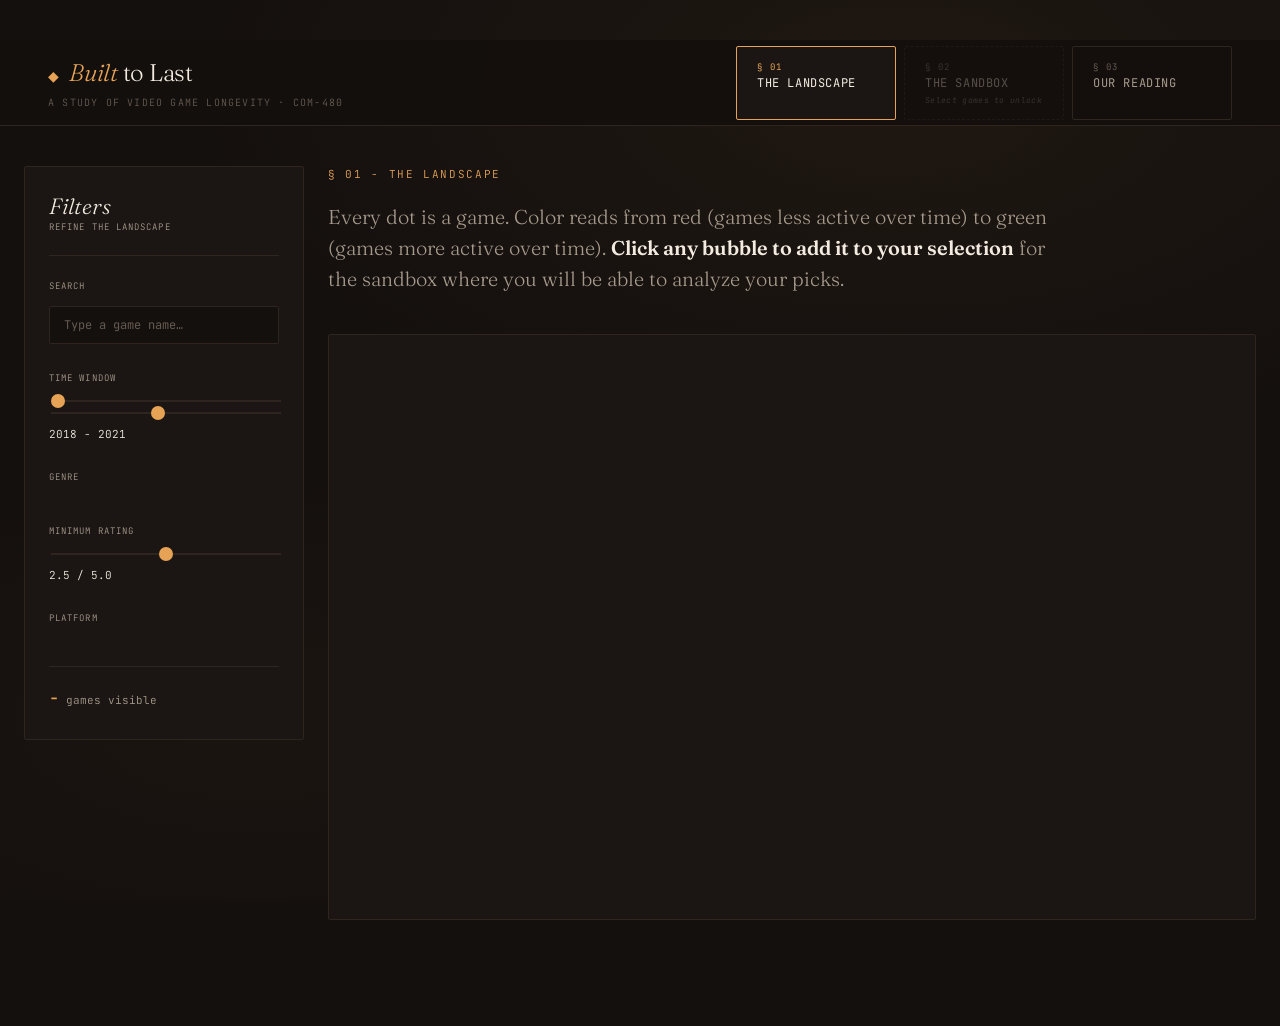
<file: website/index.html>
<!DOCTYPE html>
<html lang="en">
<head>
<meta charset="UTF-8">
<meta name="viewport" content="width=device-width, initial-scale=1.0">
<title>Built to Last</title>
<link href="https://fonts.googleapis.com/css2?family=Fraunces:ital,opsz,wght@0,9..144,300;0,9..144,400;0,9..144,600;0,9..144,800;1,9..144,400&family=JetBrains+Mono:wght@400;500&display=swap" rel="stylesheet">
<link rel="icon" type="image/x-icon" href="assets/img/favicon.ico">
<link rel="stylesheet" href="assets/css/style.css">
</head>
<body>

<!-- Persistent Topbar -->
<header class="topbar">
  <div class="topbar-left">
    <div class="brand">
      <span class="brand-mark">◆</span>
      <span class="brand-name"><em>Built</em> to Last</span>
    </div>
    <div class="brand-sub">A study of video game longevity · COM-480</div>
  </div>
  <nav class="topbar-nav">
    <button class="nav-item active" data-view="main">
      <span class="nav-num">§ 01</span>
      <span class="nav-label">The Landscape</span>
    </button>
    <button class="nav-item disabled" data-view="sandbox" id="nav-sandbox">
      <span class="nav-num">§ 02</span>
      <span class="nav-label">The Sandbox</span>
      <span class="nav-hint">Select games to unlock</span>
    </button>
    <button class="nav-item" data-view="analysis">
      <span class="nav-num">§ 03</span>
      <span class="nav-label">Our Reading</span>
    </button>
  </nav>
</header>

<!-- View 1: Main Visualization -->
<main class="view view-main active" id="view-main">
  <aside class="controls">
    <div class="control-header">
      <div class="control-title">Filters</div>
      <div class="control-sub">refine the landscape</div>
    </div>

    <div class="control-group search-group">
      <label class="control-label">Search</label>
      <div class="search-wrap">
        <input type="text" class="search-input" placeholder="Type a game name…" autocomplete="off">
        <button class="search-clear hidden" aria-label="Clear search" type="button">×</button>
        <div class="search-results hidden"></div>
      </div>
    </div>

    <div class="control-group">
      <label class="control-label">Time window</label>
      <div class="slider-wrap">
        <input type="range" id="time-slider-start" min="2012" max="2024" value="2012" step="1">
        <input type="range" id="time-slider-end" min="2012" max="2025" value="2018" step="1">
        <div class="slider-values">
          <span id="time-start">2018</span> - <span id="time-end">2021</span>
        </div>
      </div>
    </div>

    <div class="control-group">
      <label class="control-label">Genre</label>
      <div class="chip-group" id="genre-filters"></div>
    </div>

    <div class="control-group">
      <label class="control-label">Minimum rating</label>
      <div class="slider-wrap">
        <input type="range" id="rating-slider" min="0" max="5" step="0.1" value="2.5">
        <div class="slider-values">
          <span id="rating-value">2.5</span> / 5.0
        </div>
      </div>
    </div>

    <div class="control-group">
      <label class="control-label">Platform</label>
      <div class="chip-group" id="platform-filters"></div>
    </div>

    <div class="control-footer">
      <span id="visible-count">-</span> <span class="dim">games visible</span>
    </div>
  </aside>

  <section class="chart-section">
    <div class="view-header">
      <div class="view-number">§ 01 - The Landscape</div>
      <p class="view-intro">
        Every dot is a game. Color reads from red (games less active over time) to green (games more active over time).
        <strong>Click any bubble to add it to your selection</strong> for the sandbox where you will be able to analyze your picks.
      </p>
    </div>

    <div class="chart-wrap">
      <svg id="main-chart"></svg>
    </div>
  </section>
</main>

<!-- View 2: Sandbox -->
<main class="view view-sandbox" id="view-sandbox">
  <div class="view-container">
    <div class="view-header">
      <div class="view-number">§ 02 - The Sandbox</div>
      <p class="view-intro">
        Visalize your selected games using any pair of dimensions using the dropdown menus below.
      </p>
    </div>

    <div class="sandbox-panel">
      <div class="control-group search-group">
        <label class="control-label">Search</label>
        <div class="search-wrap">
          <input type="text" class="search-input" placeholder="Type a game name…" autocomplete="off">
          <button class="search-clear hidden" aria-label="Clear search" type="button">×</button>
          <div class="search-results hidden"></div>
        </div>
      </div>

      <div class="sandbox-axes">
        <div class="axis-picker">
          <label>X-axis</label>
          <select id="sandbox-x">
            <option value="completion_rate">Completion rate</option>
            <option value="alive_ratio">Alive ratio</option>
            <option value="drop_rate">Drop rate</option>
            <option value="rating">Rating</option>
            <option value="metacritic">Metacritic</option>
            <option value="year">Release year</option>
            <option value="price">Price (USD)</option>
            <option value="avg_players">Avg. players</option>
            <option value="peak_players">Peak players</option>
            <option value="current_players">Current players</option>
            <option value="reddit_count">Reddit posts</option>
            <option value="engagement_total">Total engagement</option>
            <option value="ratings_count"># of ratings</option>
          </select>
        </div>
        <div class="axis-picker">
          <label>Y-axis</label>
          <select id="sandbox-y">
            <option value="alive_ratio">Alive ratio</option>
            <option value="completion_rate">Completion rate</option>
            <option value="drop_rate">Drop rate</option>
            <option value="rating">Rating</option>
            <option value="metacritic">Metacritic</option>
            <option value="year">Release year</option>
            <option value="price">Price (USD)</option>
            <option value="avg_players">Avg. players</option>
            <option value="peak_players">Peak players</option>
            <option value="current_players">Current players</option>
            <option value="reddit_count">Reddit posts</option>
            <option value="engagement_total">Total engagement</option>
            <option value="ratings_count"># of ratings</option>
          </select>
        </div>
        <div class="axis-picker">
          <label>Color by</label>
          <select id="sandbox-color">
            <option value="genre">Primary genre</option>
            <option value="alive_ratio">Alive ratio</option>
            <option value="year">Release year</option>
          </select>
        </div>
      </div>

      <div class="sandbox-descriptions">
        <div class="metric-desc" id="desc-x">
          <div class="desc-label" id="desc-x-label">X-axis selected</div>
          <div class="desc-body" id="desc-x-body"></div>
        </div>
        <div class="metric-desc" id="desc-y">
          <div class="desc-label" id="desc-y-label">Y-axis selected</div>
          <div class="desc-body" id="desc-y-body"></div>
        </div>
        <div class="metric-desc" id="desc-color">
          <div class="desc-label" id="desc-color-label">Color by selected</div>
          <div class="desc-body" id="desc-color-body"></div>
        </div>
      </div>

      <div class="sandbox-chart-wrap">
        <svg id="sandbox-chart"></svg>
        <div class="sandbox-empty" id="sandbox-empty">
          <div class="empty-icon">◐</div>
          <div>No games in your selection yet.</div>
          <div class="dim">Head back to the landscape and click a few bubbles.</div>
        </div>
      </div>

      <div class="sandbox-selection-list">
        <div class="selection-header">
          <span id="selection-count">0</span> <span class="dim">games in your selection</span>
          <button class="btn-ghost" id="clear-selection">Clear all</button>
        </div>
        <div class="selection-chips" id="selection-chips"></div>
      </div>

      <div class="sandbox-timeseries">
        <div class="ts-header">
          <div class="ts-title">Player history</div>
          <div class="ts-sub">monthly average players · log scale</div>
        </div>
        <div class="ts-chart-wrap">
          <svg id="sandbox-ts"></svg>
          <div class="ts-empty" id="ts-empty">
            <div class="dim">Select games to see how their player bases evolved.</div>
          </div>
        </div>
      </div>
    </div>

    <div class="view-footer">
      <button class="btn-back" data-view="main">Back to the landscape</button>
      <span class="dim">or</span>
      <button class="btn-text" data-view="analysis">Read our analysis</button>
    </div>
  </div>
</main>



<!-- View 3: Our Reading - Static Analysis -->
<main class="view view-analysis" id="view-analysis">
  <div class="view-container">

    <div class="view-header">
      <div class="view-number">§ 03 - Our Reading</div>
      <p class="view-intro">
        Thirteen findings. One thesis: most games die fast, but the ones that survive share a handful of measurable traits.
        <strong>Every chart below is computed live from the dataset.</strong>
      </p>
    </div>

    <!-- ACT 01: The Graveyard -->
    <section class="story-act act-hero" data-act="1">
      <div class="story-prose">
        <div class="act-label">§ 01</div>
        <h2 class="act-title">The Graveyard</h2>
        <p class="story-lead">Most games are already dead.</p>
        <p>We tracked <span id="act1-prose-total">-</span> titles on Steam: their player histories, their community scores, their stories. Most fade within months. A few never do. We wanted to understand why.</p>
        <p class="story-thesis">The median game holds onto just <span id="act1-prose-median">-</span> of its peak relevance. Three quarters never cross <span id="act1-prose-p75">-</span>. The rest stopped showing up.</p>
        <div class="hero-stat-group" id="act1-stats">
          <div class="hero-stat">
            <div class="hero-num" id="act1-total">-</div>
            <div class="hero-label">games tracked</div>
          </div>
          <div class="hero-stat">
            <div class="hero-num" id="act1-median">-</div>
            <div class="hero-label">median active player ratio</div>
          </div>
          <div class="hero-stat">
            <div class="hero-num" id="act1-alive">-</div>
            <div class="hero-label">immortal games</div>
          </div>
        </div>
      </div>
      <div class="story-chart-wrap">
        <div class="story-chart"><svg id="act1-chart"></svg></div>
        <p class="story-caption">Distribution of alive ratio across all tracked games. Log scale on y-axis.</p>
        <div class="story-guide" id="act1-guide">
          <div class="guide-eyebrow">Try this</div>
          <p class="guide-instruction">Drag a band across the right half of the histogram (alive ratio &gt; 50%).</p>
          <p class="guide-expected">Only <span id="act1-immortal-count">-</span> games, barely <span id="act1-immortal-pct">-</span>, survive that threshold. The entire "still alive" population fits in a sliver of the distribution.</p>
        </div>
      </div>
    </section>

    <!-- ACT 03: Time is not the verdict -->
    <section class="story-act" data-act="2">
      <div class="story-prose">
        <div class="act-label">§ 02</div>
        <h2 class="act-title">Time is not the verdict</h2>
        <p class="story-lead">Old games can be alive. New games can be dead.</p>
        <p>If decay were just entropy, every 2012 release would be a ghost. The scatter refuses that story. Survival spreads across every release year: age is a weak excuse for dying.</p>
        <p class="story-thesis">Release year explains almost none of the variance in alive ratio. Something structural separates survivors from the rest.</p>
      </div>
      <div class="story-chart-wrap">
        <div class="story-chart"><svg id="act2-chart"></svg></div>
        <div class="act-chips" id="act2-chips">
          <button class="act-chip active" data-filter="all">All</button>
          <button class="act-chip" data-filter="aaa">AAA only</button>
        </div>
        <p class="story-caption">Each dot is a game. Y = alive ratio. Size = sqrt(peak players). Color = alive ratio.</p>
        <div class="story-guide" id="act2-guide">
          <div class="guide-eyebrow">Try this</div>
          <p class="guide-instruction">Switch to "AAA only" to restrict to titles that mattered at launch.</p>
          <p class="guide-expected">The rolling median stays nearly flat across cohorts. Age is not destiny, even for the biggest releases.</p>
        </div>
      </div>
    </section>

    <!-- ACT 03: Three populations, not one -->
    <section class="story-act" data-act="3">
      <div class="story-prose">
        <div class="act-label">§ 03</div>
        <h2 class="act-title">Three populations, not one</h2>
        <p class="story-lead">The distribution splits cleanly by design intent, and the metric measures different things in each.</p>
        <p>For pure-online games, we measure temporal persistence: the fraction of months the game maintained at least 20% of its peak player base, weighted by peak size. Most cluster near zero, they lose their audience within months of launch.</p>
        <p>For story games, we measure completion success at scale: the share of engaged users who reached a positive outcome (still playing or completed), weighted by audience size. The distribution spreads further right because finishing a game leaves a different trace than dying servers do.</p>
        <p>Hybrid games blend both, leaning toward the multiplayer side.</p>
        <p class="story-thesis">The metric measures different things per type. That's the point: a multiplayer game survives by holding a live community; a story game survives by being finished, recommended, and remembered. Two definitions of "alive" for two regimes of play.</p>
      </div>
      <div class="story-chart-wrap">
        <div class="story-chart"><svg id="act3-chart"></svg></div>
        <p class="story-caption">Distribution of alive ratio by game type. Story measures RAWG engagement; pure online measures Steam player longevity. Different metrics, different shapes, same insight: design intent structures how games age.</p>
      </div>
    </section>


    <!-- ACT 04: Three patterns, not a hierarchy -->
    <section class="story-act" data-act="4">
      <div class="story-prose">
        <div class="act-label">§ 04</div>
        <h2 class="act-title">Three patterns, not a hierarchy</h2>
        <p class="story-lead">Pure-online games have the longest reach upward, but most cluster near the floor with everyone else.</p>
        <p>Sort by game type and the shape becomes visible. All three distributions are bottom-heavy: most games die. But the top tail differs. Pure-online produces the rare blockbusters that climb above 70%. Story games top out lower but maintain a denser mid-range. Hybrids inherit a bit of both.</p>
        <p class="story-thesis">Design intent doesn't predict success, it shapes how a game ages. A multiplayer game that survives can reach extraordinary heights; a story game that survives lives more modestly but more reliably. Two definitions of "alive" produce two shapes.</p>
      </div>
      <div class="story-chart-wrap" style="position:relative">
        <div class="story-chart"><svg id="act4-chart"></svg></div>
        <p class="story-caption">Beeswarm by game type. Y = alive ratio. Color = archetype. Click any dot to add to selection.</p>
        <div class="story-guide" id="act4-guide">
          <div class="guide-eyebrow">Try this</div>
          <p class="guide-instruction">Hover the highest dot in the "story" column.</p>
          <p class="guide-expected">Even the story outliers carry sandbox or co-op tags. The exceptions prove the rule.</p>
        </div>
      </div>
    </section>

    <!-- ACT 05: Genre is a costume -->
    <section class="story-act" data-act="5">
      <div class="story-prose">
        <div class="act-label">§ 05</div>
        <h2 class="act-title">Genre is a costume</h2>
        <p class="story-lead">Nominal genre labels barely predict survival.</p>
        <p>Group by top-level genre and the median alive ratio barely moves. Action, RPG, Strategy, the labels map loosely to what players actually do. The signal hides one layer deeper.</p>
        <p class="story-thesis">Genre is what's on the box. Survival is what's in the loop, the behavioral tag DNA underneath the marketing label.</p>
      </div>
      <div class="story-chart-wrap">
        <div class="story-chart"><svg id="act5-chart"></svg></div>
        <p class="story-caption">Median alive ratio by genre with p25-p90 whiskers. Dashed line = global median. Genre is what's on the box.</p>
      </div>
    </section>

    <!-- ACT 06: Loved is alive -->
    <section class="story-act" data-act="6">
      <div class="story-prose">
        <div class="act-label">§ 06</div>
        <h2 class="act-title">Loved is alive</h2>
        <p class="story-lead">Community love is the strongest predictor of survival we found.</p>
        <p>Of the <span id="act6-loved-total">-</span> well-rated games (RAWG rating ≥ 3.5), <span id="act6-loved-alive">-</span> are still meaningfully alive today: <span id="act6-loved-pct">-</span>. Players who love a game tend to stick around, return, or recommend it. The correlation isn't perfect, but it's stronger than any other signal in this dataset.</p>
        <p class="story-thesis">Still, the beloved aren't all eternal. <span id="act6-beloved-buried">-</span> well-rated single-player titles have moved past the moment of active play, finished, archived, and remembered. Their love endures even when their lobbies don't.</p>
      </div>
      <div class="story-chart-wrap" style="position:relative">
        <div class="story-chart"><svg id="act6-chart"></svg></div>
        <div class="cohort-panel hidden" id="act6-panel">
          <div class="cohort-panel-title" id="act6-panel-title">Top games in quadrant</div>
          <div id="act6-panel-list"></div>
        </div>
        <p class="story-caption">Rating (RAWG 0-5) × alive ratio. Click a quadrant to drill into its top games.</p>
        <div class="story-guide" id="act6-guide">
          <div class="guide-eyebrow">Try this</div>
          <p class="guide-instruction">Click the bottom-right quadrant, high rating, low alive ratio.</p>
          <p class="guide-expected">A long list of well-reviewed titles that most players completed and left. Quality earns admiration; it doesn't guarantee staying.</p>
        </div>
      </div>
    </section>

    <!-- ACT 07: Two paths to longevity -->
    <section class="story-act" data-act="7">
  <div class="story-prose">
    <div class="act-label">§ 07</div>
    <h2 class="act-title">The slope after the peak</h2>
    <p class="story-lead">Some games explode at launch. Others take years to find their audience. The difference shows up in who survives.</p>
    <p>The left chart tells a retention story: games close to the diagonal kept their players. The right chart asks how they got there: fast or slow. Big launches cluster near zero months to peak. But months to peak alone predicts little: the path to the top matters less than what you build once you get there. </p>
    <p class="story-thesis">Most games peak the day they launch, but when you peak says nothing about how long you last.</p>
  </div>
  <div class="story-chart-wrap">
    <div class="act-multiples" id="act7-multiples" style="grid-template-columns:repeat(2,1fr)"></div>
    <p class="story-caption">Left: peak × current players (log-log); diagonal = perfect retention. Right: peak × months from release to peak, colored by alive ratio. Big launches cluster near zero.</p>
  </div>
</section>

    <!-- ACT 08: Release month is a rounding error -->
    <section class="story-act" data-act="8">
      <div class="story-prose">
        <div class="act-label">§ 08</div>
        <h2 class="act-title">Release month is a rounding error</h2>
        <p class="story-lead">November launches peak higher. The surviving share is the same.</p>
        <p>Q4 launches outperform in absolute player numbers at launch, the holiday window is real. Six years later, the retention percentage is indistinguishable. The calendar matters to marketing, not to memory.</p>
        <p class="story-thesis">Timing the launch is a launch-week optimization. It does not change the structural question of whether the game has a reason to persist.</p>
      </div>
      <div class="story-chart-wrap">
        <div class="story-chart"><svg id="act8-chart"></svg></div>
        <div class="act-chips" id="act8-chips">
          <button class="act-chip active" data-filter="all">All</button>
          <button class="act-chip" data-filter="aaa">AAA only</button>
        </div>
        <p class="story-caption">Radial bars: outer ring = median peak players (log), inner ring = median alive ratio. One ring swings, the other stays flat.</p>
        <div class="story-guide" id="act8-guide">
          <div class="guide-eyebrow">Try this</div>
          <p class="guide-instruction">Hover November, then hover March.</p>
          <p class="guide-expected">The outer ring (peak) varies across months. The inner ring (alive ratio) stays flat. The calendar is a marketing concern.</p>
        </div>
      </div>
    </section>

    <!-- ACT 09: The DNA of immortality -->
    <section class="story-act" data-act="9">
      <div class="story-prose">
        <div class="act-label">§ 09</div>
        <h2 class="act-title">The DNA of immortality</h2>
        <p class="story-lead">Not all tags are equal. Immortal games cluster around one idea: systems that never resolve.</p>
        <p>Moddable, MOBA, MMORPG, Open World aren't genres, they're architectures for infinite play. Story Rich and Singleplayer, by contrast, skew toward the graveyard, not because they're worse games, but because they end.</p>
        <p class="story-thesis">Immortal games are endless worlds, mortal games are just stories.</p>
      </div>
      <div class="story-chart-wrap">
        <div class="sort-chips" id="act9-sort-chips">
          <button class="sort-chip active" data-sort="lift">Lift</button>
          <button class="sort-chip" data-sort="immortal">Immortal Frequency</button>
          <button class="sort-chip" data-sort="mortal">Mortal Frequency</button>
          <button class="sort-chip" data-sort="alpha">A-Z</button>
        </div>
        <div class="story-chart"><svg id="act9-chart"></svg></div>
        <p class="story-caption">Log-ratio P(tag|immortal) / P(tag|mortal). Green = immortal-leaning, red = graveyard-leaning.</p>
        <div class="story-guide" id="act9-guide">
          <div class="guide-eyebrow">Try this</div>
          <p class="guide-instruction">Sort by Immortal frequency, which tags appear most often in games that lasted.</p>
          <p class="guide-expected">The architecture of survival emerges: Open World, Sandbox, Survival. This are structural commitments to endless play.</p>
        </div>
      </div>
    </section>

    <!-- ACT 10: Attention is oxygen -->
    <section class="story-act" data-act="10">
      <div class="story-prose">
        <div class="act-label">§ 10</div>
        <h2 class="act-title">The hum of the community</h2>
        <p class="story-lead">Living games keep generating Reddit threads. Dying ones go quieter, but the numbers tell a messier story.</p>
        <p>Reddit post count should be a clean proxy for organic community discussion: no algorithm, no marketing spend, just players who care enough to post. And the correlation with alive ratio is positive, but weak. Reddit communities outlive the games themselves: r/Skyrim keeps posting long after the Steam numbers have faded. A dead game can carry a loud subreddit. A thriving one can have almost none.</p>
        <p class="story-thesis">Social noise and player retention don't always speak the same language.</p>
        <div class="hero-stat-group" id="act10-stats" style="margin-top:20px">
          <div class="hero-stat">
            <div class="hero-num" id="act10-r">-</div>
            <div class="hero-label">Pearson r (Reddit count vs alive ratio)</div>
          </div>
        </div>
      </div>
      <div class="story-chart-wrap">
        <div class="story-chart"><svg id="act10-chart"></svg></div>
        <p class="story-caption">Reddit post count × alive ratio (log-log). Color = archetype. The cloud is wide: many dead games still carry a large Reddit footprint from their past.</p>
      </div>
    </section>

    <!-- ACT 11: The shape of a survivor -->
    <section class="story-act" data-act="11">
      <div class="story-prose">
        <div class="act-label">§ 11</div>
        <h2 class="act-title">The shape of a survivor</h2>
        <p class="story-lead">Five trajectories. One plateau, four descents, and one revealing overlap.</p>
        <p>Normalized to their players at sixth month after release, Immortal games hold the line: a plateau that oscillates between 90 and 120% for years, never breaking. Every other category slips below the cliff. AAA and slow-burn titles erode steadily to 55-70% after six years. But the most telling comparison is between Fading AAA and Mid: their curves trace nearly the same path. A failed AAA does not fail gently, it decays like a mid-tier game. Budget and marketing buy a louder launch, not a longer life.</p>
        <p class="story-thesis">The curve is the verdict: a plateau means the game found its audience, a cliff means it never did, no matter the launch.</p>
      </div>
      <div class="story-chart-wrap">
        <div class="story-chart"><svg id="act11-chart"></svg></div>
        <div class="act-chips" id="act11-chips">
          <button class="act-chip active" data-arch="immortal">Immortal</button>
          <button class="act-chip" data-arch="aaa">AAA</button>
          <button class="act-chip" data-arch="fading_aaa">Fading AAA</button>
          <button class="act-chip" data-arch="slow_burn">Slow burn</button>
          <button class="act-chip" data-arch="mid">Mid</button>
        </div>
        <p class="story-caption">Median player count / month-6 baseline (months since release). Decay curves from 2013-onward games with ≥6 months data.</p>
        <div class="story-guide" id="act11-guide">
          <div class="guide-eyebrow">Try this</div>
          <p class="guide-instruction">Enable "AAA" and "Fading AAA" alongside Immortal.</p>
          <p class="guide-expected">Three curves drifting downward and one that refuses to fall. Immortal games hold their baseline for over five years while AAA slides and Fading AAA collapses. Early scale does not prevent the drop, it just makes it more visible.</p>
        </div>
      </div>
    </section>

    <!-- ACT 12: The DNA of survival -->
    <section class="story-act" data-act="12">
      <div class="story-prose">
        <div class="act-label">§ 12</div>
        <h2 class="act-title">The fingerprint</h2>
        <p class="story-lead">Six signals. Five archetypes. Each leaves a different shape.</p>
        <p>Across eleven chapters we tracked what makes a game survive: whether players still show up, whether they rate it highly, how much of its peak audience it still retains, the breadth of its social footprint, how many players actually finish it, and how many bother to leave a review. No single signal is enough. But plot all six together, by archetype, and a signature emerges. Immortal games are the ones that fill the hexagon.</p>
        <p class="story-thesis">The archetypes are not just labels. They are distinct profiles, each shaped by a different survival logic.</p>
      </div>
      <div class="story-chart-wrap">
        <div class="act-chips" id="act12-chips">
          <button class="act-chip" data-arch="immortal">Immortal</button>
          <button class="act-chip active" data-arch="aaa">AAA</button>
          <button class="act-chip" data-arch="fading_aaa">Fading AAA</button>
          <button class="act-chip" data-arch="slow_burn">Slow Burn</button>
          <button class="act-chip" data-arch="mid">Mid</button>
        </div>
        <div class="story-chart"><svg id="act12-chart"></svg></div>
        <p class="story-caption">Median value per archetype, normalised to the cross-archetype maximum (outer ring = best in class). Axes: Alive ratio, Completion, Playtime, Rating, Community, Decay plateau at month 24.</p>
        <div class="story-guide" id="act12-guide">
          <div class="guide-eyebrow">Try this</div>
          <p class="guide-instruction">Enable "Immortal" and "Fading AAA" alongside AAA.</p>
          <p class="guide-expected">AAA and Fading AAA collapse on Alive and Retention; Immortal stays wide on every axis. The three archetypes have distinct survival fingerprints — same scale, different fates.</p>
        </div>
      </div>
    </section>

    <!-- ACT 13: The ones worth keeping -->
    <section class="story-act" data-act="13">
      <div class="story-prose">
        <div class="act-label">§ 13</div>
        <h2 class="act-title">The ones worth keeping</h2>
        <p class="story-lead">Across all the data, these are the games that stood out.</p>
        <p>From thousands of titles, a handful earned their place: the immortals that never stopped holding an audience, the AAA giants whose scale couldn't save them, and the slow burns that grew quietly into something lasting. These are not a random sample. They are the clearest examples of each archetype we found.</p>
        <p class="story-thesis">Load them into the sandbox and explore them on your own terms: any axis, any combination, at whatever depth you want.</p>
      </div>
      <div class="story-chart-wrap">
        <div style="display:grid;grid-template-columns:repeat(3,1fr);gap:12px;margin-bottom:20px">
          <div>
            <div class="cohort-panel-title" style="color:var(--alive);margin-bottom:8px">Immortals</div>
            <div id="act13-immortals" class="drill-list"></div>
          </div>
          <div>
            <div class="cohort-panel-title" style="color:var(--dying);margin-bottom:8px">Fading AAA</div>
            <div id="act13-fading" class="drill-list"></div>
          </div>
          <div>
            <div class="cohort-panel-title" style="color:#8ab4ff;margin-bottom:8px">Slow Burns</div>
            <div id="act13-slowburn" class="drill-list"></div>
          </div>
        </div>
        <div style="text-align:center;margin-top:20px">
          <button class="btn-primary" id="act13-cta">Open all in Sandbox</button>
        </div>
        <div class="story-guide" id="act13-guide">
          <div class="guide-eyebrow">Try this</div>
          <p class="guide-instruction">Click individual games to add them, or use "Open all in Sandbox" to load all 15.</p>
          <p class="guide-expected">Fifteen games chosen to embody, and challenge, the argument you just read. Compare them on any axis in the sandbox.</p>
        </div>
      </div>
    </section>

    <!-- OUTRO -->
    <div class="story-outro">
      <div class="outro-inner">
        <h2 class="outro-title">Now it's your turn.</h2>
        <p class="outro-body">
          The findings above are our reading of the data, not the final word. Select the games that surprised you most and explore them side by side in the sandbox. Challenge the thesis. Find the exceptions. Build your own argument.
        </p>
        <div class="outro-cta">
          <button class="btn-primary" id="analysis-to-sandbox">Continue the inquiry</button>
          <button class="btn-back" data-view="main">Back to the landscape</button>
        </div>
      </div>
    </div>

  </div><!-- /view-container -->
</main>

<!-- Flaoting Section Tray -->
<div class="selection-tray hidden" id="selection-tray">
  <div class="tray-inner">
    <div class="tray-text">
      <strong id="tray-count">0</strong> games selected
      <div class="dim">Cluster them side by side in the sandbox</div>
    </div>
    <div class="tray-chips" id="tray-chips"></div>
    <button class="btn-primary" id="open-sandbox">Open sandbox</button>
  </div>
</div>

<!-- Game Card -->
<aside id="game-card" class="game-card hidden">
  <button id="close-card" aria-label="Close">×</button>
  <div class="card-header">
    <div class="card-title" id="card-name">-</div>
    <div class="card-meta" id="card-meta">-</div>
  </div>
  <div class="card-body">
    <div class="card-stat">
      <div class="stat-label">Avg / Peak players</div>
      <div class="stat-value" id="card-players">-</div>
    </div>
    <div class="card-stat">
      <div class="stat-label">Rating</div>
      <div class="stat-value" id="card-rating">-</div>
    </div>
    <div class="card-stat">
      <div class="stat-label">Alive Ratio</div>
      <div class="stat-value" id="card-alive">-</div>
    </div>
    <div class="card-stat wide">
      <div class="stat-label">Genres</div>
      <div class="stat-value" id="card-genres">-</div>
    </div>
  </div>
  <div class="card-actions">
    <button class="btn-primary" id="toggle-selection">+ Add to selection</button>
  </div>
</aside>

<script src="https://d3js.org/d3.v7.min.js"></script>
<script src="https://d3js.org/d3-hexbin.v0.2.min.js"></script>
<script src="assets/js/constants.js"></script>
<script src="assets/js/data.js"></script>
<script src="assets/js/utils.js"></script>
<div id="tooltip" class="tooltip"></div>
<script src="assets/js/chart-toolbar.js"></script>
<script src="assets/js/landscape.js"></script>
<script src="assets/js/sandbox.js"></script>
<script src="assets/js/analysis.js"></script>
<script src="assets/js/main.js"></script>
</body>
</html>
</file>
<file: website/assets/css/style.css>
:root {
  --bg: #14100e;
  --bg-panel: #1b1613;
  --bg-lift: #221b17;
  --ink: #f3ebe0;
  --ink-dim: #a69a8c;
  --ink-faint: #655a50;
  --rule: #2e251f;
  --rule-strong: #3f3328;

  --accent: #e6a356;
  --accent-hot: #f4bb6d;
  --accent-dim: rgba(230, 163, 86, 0.2);
  --alive: #7fc97f;
  --dying: #d96c6c;

  --display: "Fraunces", Georgia, serif;
  --mono: "JetBrains Mono", ui-monospace, monospace;

  --topbar-h: 86px;
  --banner-h: 40px;
  --max: 1600px;
}

* {
  box-sizing: border-box;
}

html,
body {
  margin: 0;
  padding: 0;
  background: var(--bg);
  color: var(--ink);
  font-family: var(--display);
  font-weight: 300;
  font-size: 16px;
  line-height: 1.55;
  -webkit-font-smoothing: antialiased;
  font-feature-settings: "ss01", "liga";
  min-height: 100vh;
}

body {
  background-image:
    radial-gradient(
      ellipse 80% 60% at 70% 10%,
      rgba(230, 163, 86, 0.05),
      transparent 70%
    ),
    radial-gradient(
      ellipse 60% 40% at 20% 80%,
      rgba(230, 163, 86, 0.03),
      transparent 70%
    );
  background-attachment: fixed;
}

em,
.italic {
  font-style: italic;
}
strong {
  font-weight: 600;
  color: var(--ink);
}
.dim {
  color: var(--ink-dim);
}
.hidden {
  display: none !important;
}

@keyframes pulse {
  0%,
  100% {
    opacity: 0.4;
  }
  50% {
    opacity: 1;
  }
}

/* Topbar */
.topbar {
  position: fixed;
  top: var(--banner-h);
  left: 0;
  right: 0;
  height: var(--topbar-h);
  background: rgba(20, 16, 14, 0.92);
  backdrop-filter: blur(12px);
  -webkit-backdrop-filter: blur(12px);
  border-bottom: 1px solid var(--rule);
  display: flex;
  align-items: center;
  justify-content: space-between;
  padding: 0 48px;
  z-index: 400;
}

.topbar-left {
  display: flex;
  flex-direction: column;
  gap: 4px;
}

.brand {
  display: flex;
  align-items: baseline;
  gap: 10px;
}

.brand-mark {
  color: var(--accent);
  font-size: 14px;
}

.brand-name {
  font-family: var(--display);
  font-size: 24px;
  font-weight: 300;
  letter-spacing: -0.01em;
  color: var(--ink);
}

.brand-name em {
  color: var(--accent);
  font-style: italic;
}

.brand-sub {
  font-family: var(--mono);
  font-size: 10px;
  text-transform: uppercase;
  letter-spacing: 0.12em;
  color: var(--ink-faint);
}

.topbar-nav {
  display: flex;
  gap: 8px;
}

.nav-item {
  background: none;
  border: 1px solid var(--rule);
  color: var(--ink-dim);
  padding: 14px 20px;
  font-family: var(--mono);
  font-size: 11px;
  text-transform: uppercase;
  letter-spacing: 0.08em;
  cursor: pointer;
  display: flex;
  flex-direction: column;
  gap: 2px;
  align-items: flex-start;
  min-width: 160px;
  transition: all 0.2s;
  border-radius: 2px;
  position: relative;
}

.nav-item:hover:not(.disabled) {
  border-color: var(--accent);
  color: var(--ink);
  background: var(--bg-panel);
}

.nav-item.active {
  border-color: var(--accent);
  background: var(--bg-panel);
  color: var(--ink);
}

.nav-item.active .nav-num {
  color: var(--accent);
}

.nav-item.disabled {
  opacity: 0.45;
  cursor: not-allowed;
  border-style: dashed;
}

.nav-item.flash {
  animation: flashNav 0.6s ease-out;
}

@keyframes flashNav {
  0%,
  100% {
    transform: translateX(0);
  }
  15% {
    transform: translateX(-6px);
  }
  30% {
    transform: translateX(6px);
  }
  45% {
    transform: translateX(-4px);
  }
  60% {
    transform: translateX(4px);
  }
  75% {
    transform: translateX(-2px);
  }
}

.nav-num {
  color: var(--ink-faint);
  font-size: 9px;
  letter-spacing: 0.15em;
}

.nav-label {
  color: inherit;
  font-size: 12px;
  letter-spacing: 0.05em;
}

.nav-hint {
  font-size: 8px;
  color: var(--ink-faint);
  text-transform: none;
  letter-spacing: 0.04em;
  font-style: italic;
  margin-top: 2px;
}

.nav-item:not(.disabled) .nav-hint {
  display: none;
}

/* Views */
.view {
  display: none;
  padding-top: calc(var(--banner-h) + var(--topbar-h) + 40px);
  min-height: 100vh;
  animation: viewFadeIn 0.4s ease-out;
}

.view.active {
  display: block;
}

@keyframes viewFadeIn {
  from {
    opacity: 0;
    transform: translateY(12px);
  }
  to {
    opacity: 1;
    transform: translateY(0);
  }
}

.view-container {
  max-width: var(--max);
  margin: 0 auto;
  padding: 0 48px 120px;
}

.view-container.wide {
  max-width: 1400px;
}

/* Shared view header */
.view-header {
  margin-bottom: 40px;
}

.view-number {
  font-family: var(--mono);
  font-size: 11px;
  letter-spacing: 0.15em;
  color: var(--accent);
  margin-bottom: 18px;
  text-transform: uppercase;
}

.view-title {
  font-family: var(--display);
  font-size: clamp(48px, 7vw, 96px);
  font-weight: 300;
  line-height: 0.95;
  letter-spacing: -0.03em;
  margin: 0 0 24px;
  font-style: italic;
  color: var(--ink);
}

.view-intro {
  font-size: 20px;
  max-width: 720px;
  color: var(--ink-dim);
  margin: 0;
  line-height: 1.55;
}

.view-intro em {
  color: var(--accent);
}
.view-intro strong {
  color: var(--ink);
}

/* View 1 */

.view-main {
  display: none;
  grid-template-columns: 280px 1fr;
  gap: 0;
  max-width: var(--max);
  margin: 0 auto;
  padding: calc(var(--banner-h) + var(--topbar-h) + 40px) 24px 80px;
}

.view-main.active {
  display: grid;
}
/* Controls sidebar */
.controls {
  background: var(--bg-panel);
  border: 1px solid var(--rule);
  border-radius: 2px;
  padding: 28px 24px;
  align-self: start;
  position: sticky;
  top: calc(var(--banner-h) + var(--topbar-h) + 24px);
  max-height: calc(100vh - var(--banner-h) - var(--topbar-h) - 48px);
  overflow-y: auto;
}

.control-header {
  padding-bottom: 20px;
  margin-bottom: 24px;
  border-bottom: 1px solid var(--rule);
}

.control-title {
  font-family: var(--display);
  font-size: 22px;
  font-style: italic;
  color: var(--ink);
  line-height: 1;
}

.control-sub {
  font-family: var(--mono);
  font-size: 9px;
  text-transform: uppercase;
  letter-spacing: 0.12em;
  color: var(--ink-dim);
  margin-top: 4px;
}

.control-group {
  margin-bottom: 28px;
}
.control-group:last-of-type {
  margin-bottom: 0;
}

.control-label {
  display: block;
  font-family: var(--mono);
  font-size: 9px;
  text-transform: uppercase;
  letter-spacing: 0.12em;
  color: var(--ink-dim);
  margin-bottom: 12px;
}

.slider-wrap {
  display: flex;
  flex-direction: column;
  gap: 6px;
}

input[type="range"] {
  -webkit-appearance: none;
  width: 100%;
  height: 2px;
  background: var(--rule);
  outline: none;
  cursor: pointer;
}

input[type="range"]::-webkit-slider-thumb {
  -webkit-appearance: none;
  width: 14px;
  height: 14px;
  background: var(--accent);
  border-radius: 50%;
  cursor: pointer;
  transition: transform 0.15s;
}

input[type="range"]::-webkit-slider-thumb:hover {
  transform: scale(1.25);
}

input[type="range"]::-moz-range-thumb {
  width: 14px;
  height: 14px;
  background: var(--accent);
  border-radius: 50%;
  cursor: pointer;
  border: none;
}

.slider-values {
  font-family: var(--mono);
  font-size: 11px;
  color: var(--ink);
  margin-top: 4px;
}

.chip-group {
  display: flex;
  flex-wrap: wrap;
  gap: 5px;
}

.chip {
  font-family: var(--mono);
  font-size: 9px;
  letter-spacing: 0.05em;
  padding: 5px 9px;
  border: 1px solid var(--rule);
  background: transparent;
  color: var(--ink-dim);
  cursor: pointer;
  border-radius: 2px;
  transition: all 0.15s;
  text-transform: uppercase;
}

.chip:hover {
  border-color: var(--accent);
  color: var(--ink);
}

.chip.active {
  background: var(--accent);
  color: var(--bg);
  border-color: var(--accent);
}

.control-footer {
  margin-top: 28px;
  padding-top: 18px;
  border-top: 1px solid var(--rule);
  font-family: var(--mono);
  font-size: 11px;
}

#visible-count {
  color: var(--accent);
  font-size: 17px;
  font-weight: 500;
}

/* Chart section */
.chart-section {
  padding-left: 24px;
}

.chart-wrap {
  position: relative;
  background: var(--bg-panel);
  border: 1px solid var(--rule);
  border-radius: 2px;
  padding: 32px 36px;
  margin-top: 12px;
}

#main-chart,
#sandbox-chart {
  width: 100%;
  height: calc(100vh - var(--banner-h) - var(--topbar-h) - 280px);
  min-height: 520px;
  display: block;
}

/* D3 axes */
.axis text,
.axis-tick-label {
  font-family: var(--mono);
  font-size: 10px;
  fill: var(--ink-dim);
}

.axis line,
.axis path {
  stroke: var(--rule);
}

.axis-label {
  font-family: var(--mono);
  font-size: 11px;
  fill: var(--ink);
  text-transform: uppercase;
  letter-spacing: 0.1em;
}

.grid line {
  stroke: var(--rule);
  stroke-dasharray: 2 4;
  opacity: 0.5;
}

/* Bubbles  */
.bubble {
  cursor: pointer;
  transition: stroke-width 0.15s;
  stroke-width: 0;
}

.bubble:hover {
  stroke: var(--ink);
  stroke-width: 1.5;
}

.bubble.selected {
  stroke: var(--accent);
  stroke-width: 3;
}

/* Tooltip  */
.tooltip {
  position: absolute;
  pointer-events: none;
  background: var(--bg-lift);
  border: 1px solid var(--accent);
  padding: 12px 16px;
  font-family: var(--mono);
  font-size: 11px;
  color: var(--ink);
  border-radius: 2px;
  opacity: 0;
  transition: opacity 0.15s;
  max-width: 240px;
  z-index: 200;
  box-shadow: 0 12px 40px rgba(0, 0, 0, 0.5);
}

.tooltip.visible {
  opacity: 1;
}

.tooltip-title {
  font-family: var(--display);
  font-size: 16px;
  font-style: italic;
  color: var(--accent);
  margin-bottom: 8px;
  line-height: 1.2;
}

.tooltip-row {
  display: flex;
  justify-content: space-between;
  gap: 12px;
  margin-top: 2px;
}

.tooltip-row span:first-child {
  color: var(--ink-dim);
}

.tooltip-hint {
  margin-top: 8px;
  padding-top: 8px;
  border-top: 1px solid var(--rule);
  font-size: 9px;
  color: var(--accent);
  text-transform: uppercase;
  letter-spacing: 0.08em;
}

/* Timeseries hover crosshair */
.ts-hover-line {
  stroke: var(--ink-dim);
  stroke-width: 1;
  stroke-dasharray: 3 3;
  pointer-events: none;
}

.ts-hover-tooltip {
  max-height: 50vh;
  overflow-y: auto;
  min-width: 220px;
}

.ts-hover-row {
  display: flex;
  align-items: center;
  gap: 8px;
  margin-top: 5px;
  font-size: 11px;
}

.ts-hover-name {
  flex: 1;
  color: var(--ink);
  white-space: nowrap;
  overflow: hidden;
  text-overflow: ellipsis;
}

.ts-hover-vals {
  color: var(--ink);
  font-variant-numeric: tabular-nums;
  white-space: nowrap;
}

.ts-hover-vals em {
  color: var(--ink-dim);
  font-style: normal;
}

/* Game Card (floating on main view) */
.game-card {
  position: fixed;
  top: 50%;
  right: 40px;
  transform: translateY(-50%);
  width: 340px;
  background: var(--bg-lift);
  border: 1px solid var(--accent);
  padding: 30px 30px 26px;
  box-shadow: 0 20px 60px rgba(0, 0, 0, 0.6);
  z-index: 300;
  transition: all 0.3s cubic-bezier(0.2, 0.8, 0.2, 1);
}

.game-card.hidden {
  opacity: 0;
  pointer-events: none;
  transform: translateY(-50%) translateX(40px);
}

#close-card {
  position: absolute;
  top: 10px;
  right: 14px;
  background: none;
  border: none;
  color: var(--ink-dim);
  font-size: 24px;
  cursor: pointer;
  padding: 4px 8px;
  transition: color 0.15s;
}

#close-card:hover {
  color: var(--accent);
}

.card-header {
  border-bottom: 1px solid var(--rule);
  padding-bottom: 14px;
  margin-bottom: 18px;
}

.card-title {
  font-family: var(--display);
  font-size: 22px;
  font-style: italic;
  line-height: 1.1;
  color: var(--ink);
  margin-bottom: 4px;
}

.card-meta {
  font-family: var(--mono);
  font-size: 10px;
  color: var(--ink-dim);
  text-transform: uppercase;
  letter-spacing: 0.08em;
}

.card-body {
  display: grid;
  grid-template-columns: 1fr 1fr;
  gap: 14px 18px;
  margin-bottom: 22px;
}

.card-stat.wide {
  grid-column: 1 / -1;
}

.stat-label {
  font-family: var(--mono);
  font-size: 9px;
  text-transform: uppercase;
  letter-spacing: 0.12em;
  color: var(--ink-dim);
  margin-bottom: 3px;
}

.stat-value {
  font-family: var(--display);
  font-size: 17px;
  color: var(--ink);
}

.card-stat.wide .stat-value {
  font-size: 12px;
  font-family: var(--mono);
}

/* Buttons  */
.btn-primary {
  background: var(--accent);
  color: var(--bg);
  border: none;
  padding: 12px 20px;
  font-family: var(--mono);
  font-size: 11px;
  text-transform: uppercase;
  letter-spacing: 0.1em;
  cursor: pointer;
  transition: background 0.15s;
  font-weight: 500;
}

.btn-primary:hover {
  background: var(--accent-hot);
}

.btn-primary.selected-state {
  background: var(--dying);
}

.btn-ghost {
  background: none;
  border: 1px solid var(--rule);
  color: var(--ink-dim);
  padding: 6px 12px;
  font-family: var(--mono);
  font-size: 9px;
  text-transform: uppercase;
  letter-spacing: 0.08em;
  cursor: pointer;
  transition: all 0.15s;
  margin-left: auto;
}

.btn-ghost:hover {
  color: var(--dying);
  border-color: var(--dying);
}

.btn-back {
  background: none;
  border: 1px solid var(--rule);
  color: var(--ink);
  padding: 12px 20px;
  font-family: var(--mono);
  font-size: 11px;
  text-transform: uppercase;
  letter-spacing: 0.08em;
  cursor: pointer;
  transition: all 0.15s;
}

.btn-back:hover {
  border-color: var(--accent);
  color: var(--accent);
}

.btn-text {
  background: none;
  border: none;
  color: var(--accent);
  font-family: var(--mono);
  font-size: 11px;
  text-transform: uppercase;
  letter-spacing: 0.08em;
  cursor: pointer;
  padding: 12px 4px;
}

.btn-text:hover {
  color: var(--accent-hot);
}

/* Floating Selection Tray  */
.selection-tray {
  position: fixed;
  bottom: 24px;
  left: 50%;
  transform: translateX(-50%);
  background: var(--bg-lift);
  border: 1px solid var(--accent);
  box-shadow: 0 20px 60px rgba(0, 0, 0, 0.6);
  z-index: 350;
  min-width: 560px;
  max-width: calc(100vw - 80px);
  animation: trayRise 0.35s cubic-bezier(0.2, 0.8, 0.2, 1);
}

.selection-tray.hidden {
  display: none;
}

@keyframes trayRise {
  from {
    opacity: 0;
    transform: translate(-50%, 20px);
  }
  to {
    opacity: 1;
    transform: translate(-50%, 0);
  }
}

.tray-inner {
  display: flex;
  align-items: center;
  gap: 24px;
  padding: 20px 28px;
}

.tray-text {
  font-family: var(--display);
  font-size: 16px;
  white-space: nowrap;
}

.tray-text strong {
  font-size: 22px;
  color: var(--accent);
  font-weight: 400;
  font-style: italic;
}

.tray-text .dim {
  font-size: 10px;
  font-family: var(--mono);
  text-transform: uppercase;
  letter-spacing: 0.08em;
  margin-top: 2px;
}

.tray-chips {
  display: flex;
  gap: 6px;
  flex: 1;
  overflow-x: auto;
  max-width: 400px;
}

.tray-chip {
  display: inline-flex;
  align-items: center;
  gap: 6px;
  background: var(--bg-panel);
  border: 1px solid var(--rule);
  padding: 6px 10px;
  font-family: var(--mono);
  font-size: 10px;
  color: var(--ink);
  white-space: nowrap;
  border-radius: 2px;
}

/* View 2  */
.view-sandbox .view-container {
  padding-top: 20px;
}

.sandbox-panel {
  background: var(--bg-panel);
  border: 1px solid var(--rule);
  border-radius: 2px;
  padding: 40px 44px;
  margin-top: 40px;
}

.sandbox-axes {
  display: flex;
  gap: 24px;
  padding-bottom: 28px;
  margin-bottom: 32px;
  border-bottom: 1px solid var(--rule);
}

.axis-picker {
  flex: 1;
  max-width: 240px;
}

.axis-picker label {
  display: block;
  font-family: var(--mono);
  font-size: 9px;
  text-transform: uppercase;
  letter-spacing: 0.12em;
  color: var(--ink-dim);
  margin-bottom: 8px;
}

.axis-picker select {
  width: 100%;
  background: var(--bg);
  color: var(--ink);
  border: 1px solid var(--rule);
  padding: 10px 14px;
  font-family: var(--mono);
  font-size: 12px;
  cursor: pointer;
  outline: none;
  border-radius: 2px;
}

.axis-picker select:focus {
  border-color: var(--accent);
}

.sandbox-descriptions {
  display: flex;
  flex-direction: column;
  gap: 10px;
  padding-bottom: 28px;
  margin-bottom: 32px;
  border-bottom: 1px solid var(--rule);
}

.metric-desc {
  border-left: 2px solid var(--accent);
  background: var(--bg-lift);
  padding: 10px 14px;
  border-radius: 0 2px 2px 0;
}

.metric-desc .desc-label {
  font-family: var(--mono);
  font-size: 9px;
  text-transform: uppercase;
  letter-spacing: 0.12em;
  color: var(--ink-dim);
  margin-bottom: 4px;
}

.metric-desc .desc-body {
  font-size: 13px;
  color: var(--ink);
  line-height: 1.5;
}

.sandbox-chart-wrap {
  position: relative;
  min-height: 580px;
  margin-bottom: 32px;
}

.sandbox-empty {
  position: absolute;
  inset: 0;
  display: flex;
  flex-direction: column;
  align-items: center;
  justify-content: center;
  text-align: center;
  color: var(--ink-dim);
  gap: 12px;
}

.sandbox-empty.hidden {
  display: none;
}

.empty-icon {
  font-size: 64px;
  color: var(--ink-faint);
  font-weight: 300;
  margin-bottom: 8px;
}

.sandbox-point circle {
  cursor: pointer;
  stroke: var(--bg);
  stroke-width: 2;
  transition: transform 0.2s;
  transform-origin: center;
  transform-box: fill-box;
}

.sandbox-point:hover circle {
  transform: scale(1.3);
}

.sandbox-label {
  font-family: var(--mono);
  font-size: 10px;
  fill: var(--ink);
}

.sandbox-selection-list {
  padding-top: 24px;
  border-top: 1px solid var(--rule);
}

.selection-header {
  display: flex;
  align-items: center;
  gap: 10px;
  font-family: var(--mono);
  font-size: 11px;
  color: var(--ink-dim);
  margin-bottom: 14px;
}

#selection-count {
  color: var(--accent);
  font-size: 17px;
  font-weight: 500;
}

.selection-chips {
  display: flex;
  flex-wrap: wrap;
  gap: 8px;
}

.sel-chip {
  display: inline-flex;
  align-items: center;
  gap: 8px;
  background: var(--bg);
  border: 1px solid var(--rule);
  padding: 6px 6px 6px 12px;
  font-family: var(--mono);
  font-size: 10px;
  color: var(--ink);
  border-radius: 2px;
}

.sel-remove {
  background: none;
  border: none;
  color: var(--ink-faint);
  cursor: pointer;
  font-size: 16px;
  padding: 0 6px;
  line-height: 1;
  transition: color 0.15s;
}

.sel-remove:hover {
  color: var(--dying);
}

/* Sandbox time series */
.sandbox-timeseries {
  margin-top: 32px;
  padding-top: 28px;
  border-top: 1px solid var(--rule);
}

.ts-header {
  display: flex;
  align-items: baseline;
  gap: 12px;
  margin-bottom: 14px;
}

.ts-title {
  font-family: var(--mono);
  font-size: 11px;
  text-transform: uppercase;
  letter-spacing: 0.12em;
  color: var(--ink);
}

.ts-sub {
  font-family: var(--mono);
  font-size: 10px;
  color: var(--ink-faint);
  letter-spacing: 0.06em;
}

.ts-chart-wrap {
  position: relative;
  min-height: 280px;
}

#sandbox-ts {
  width: 100%;
  height: 280px;
  display: block;
}

.ts-empty {
  position: absolute;
  inset: 0;
  display: flex;
  align-items: center;
  justify-content: center;
  text-align: center;
}

.ts-empty.hidden {
  display: none;
}

.ts-line {
  fill: none;
  stroke-width: 1.6;
  opacity: 0.85;
  transition:
    opacity 0.15s,
    stroke-width 0.15s;
}

.ts-line.dimmed {
  opacity: 0.18;
}
.ts-line.focused {
  stroke-width: 2.6;
  opacity: 1;
}

/* Color swatch on selection chips */
.chip-swatch {
  display: inline-block;
  width: 8px;
  height: 8px;
  border-radius: 50%;
  flex-shrink: 0;
}

/* View Footer  */
.view-footer {
  margin-top: 60px;
  padding-top: 40px;
  border-top: 1px solid var(--rule);
  display: flex;
  align-items: center;
  gap: 20px;
}

/* Search bar */
.search-wrap {
  position: relative;
}

.search-input {
  width: 100%;
  background: var(--bg);
  color: var(--ink);
  border: 1px solid var(--rule);
  padding: 10px 32px 10px 14px;
  font-family: var(--mono);
  font-size: 12px;
  border-radius: 2px;
  outline: none;
  transition: border-color 0.15s;
  box-sizing: border-box;
}
.search-input:focus {
  border-color: var(--accent);
}
.search-input::placeholder {
  color: var(--ink-faint);
}

.search-clear {
  position: absolute;
  right: 8px;
  top: 50%;
  transform: translateY(-50%);
  background: none;
  border: none;
  color: var(--ink-faint);
  font-size: 16px;
  line-height: 1;
  padding: 4px 6px;
  cursor: pointer;
  transition: color 0.15s;
}
.search-clear:hover {
  color: var(--accent);
}
.search-clear.hidden {
  display: none;
}

.search-results {
  position: absolute;
  top: calc(100% + 4px);
  left: 0;
  right: 0;
  background: var(--bg-panel);
  border: 1px solid var(--rule);
  border-radius: 2px;
  max-height: 280px;
  overflow-y: auto;
  z-index: 50;
}
.search-results.hidden {
  display: none;
}

.search-result-item {
  display: flex;
  align-items: center;
  justify-content: space-between;
  gap: 10px;
  padding: 8px 12px;
  font-family: var(--mono);
  font-size: 11px;
  color: var(--ink);
  cursor: pointer;
  border-bottom: 1px solid var(--rule);
  transition: background 0.1s;
}
.search-result-item:last-child {
  border-bottom: none;
}
.search-result-item:hover,
.search-result-item.active {
  background: var(--bg-lift);
}

.search-result-name {
  flex: 1;
  min-width: 0;
  overflow: hidden;
  text-overflow: ellipsis;
  white-space: nowrap;
}
.search-result-meta {
  color: var(--ink-faint);
  font-size: 9px;
  text-transform: uppercase;
  letter-spacing: 0.08em;
  flex-shrink: 0;
}
.search-result-item.selected-already .search-result-meta {
  color: var(--accent);
}

.search-empty {
  padding: 14px 12px;
  font-family: var(--mono);
  font-size: 11px;
  color: var(--ink-faint);
  text-align: center;
}

/* Media Queries */
@media (max-width: 1100px) {
  .view-main {
    grid-template-columns: 240px 1fr;
  }
  .chart-section {
    padding-left: 32px;
  }
  .topbar {
    padding: 0 24px;
  }
  .analysis-grid {
    grid-template-columns: 1fr;
  }
}

@media (max-width: 900px) {
  .view-main {
    grid-template-columns: 1fr;
    padding: calc(var(--banner-h) + var(--topbar-h) + 24px) 24px 100px;
  }
  .chart-section {
    padding-left: 0;
  }
  .controls {
    position: static;
    margin-bottom: 24px;
  }
  .topbar {
    flex-direction: column;
    height: auto;
    padding: 16px 24px;
    gap: 12px;
  }
  :root {
    --topbar-h: 140px;
  }
  .topbar-nav {
    width: 100%;
    flex-wrap: wrap;
  }
  .nav-item {
    min-width: 0;
    flex: 1;
  }
  .game-card {
    right: 20px;
    left: 20px;
    width: auto;
    max-width: 400px;
    margin: 0 auto;
  }
  .selection-tray {
    min-width: 0;
    left: 20px;
    right: 20px;
    transform: none;
  }
  .tray-inner {
    flex-wrap: wrap;
  }
  .view-container {
    padding: 0 24px 80px;
  }
}

/* View 3 */

.view-analysis .view-title {
  max-width: 820px;
}

/* Acts */
.story-act {
  display: grid;
  grid-template-columns: 1fr 1fr;
  gap: 64px;
  align-items: start;
  padding: 80px 0;
  border-top: 1px solid var(--rule);
}

.story-act.act-hero {
  grid-template-columns: 340px 1fr;
}

.story-prose {
  position: sticky;
  top: calc(var(--banner-h) + var(--topbar-h) + 40px);
}

.act-label {
  font-family: var(--mono);
  font-size: 9px;
  text-transform: uppercase;
  letter-spacing: 0.15em;
  color: var(--accent);
  margin-bottom: 16px;
}

.act-title {
  font-family: var(--display);
  font-size: clamp(28px, 3.5vw, 44px);
  font-weight: 300;
  font-style: italic;
  line-height: 1.1;
  letter-spacing: -0.02em;
  margin: 0 0 20px;
  color: var(--ink);
}

.story-lead {
  font-size: 22px;
  line-height: 1.5;
  color: var(--ink);
  margin: 0;
}

.story-prose p {
  font-size: 17px;
  color: var(--ink-dim);
  line-height: 1.65;
  margin: 0 0 16px;
}
.story-prose p:last-child {
  margin-bottom: 0;
}

.story-thesis {
  font-size: 18px !important;
  color: var(--ink) !important;
  border-left: 2px solid var(--accent);
  padding-left: 16px;
  margin-top: 20px !important;
}

.story-chart-wrap {
  min-height: 200px;
}

.story-chart {
  width: 100%;
  overflow: visible;
}
.story-chart svg {
  width: 100%;
  display: block;
  overflow: visible;
}

.story-caption {
  font-family: var(--mono);
  font-size: 10px;
  letter-spacing: 0.04em;
  color: var(--ink-faint);
  margin: 12px 0 0;
  line-height: 1.6;
}

.story-act:nth-of-type(even):not(.act-hero) > .story-prose {
  grid-column: 2;
  grid-row: 1;
}
.story-act:nth-of-type(even):not(.act-hero) > .story-chart-wrap {
  grid-column: 1;
  grid-row: 1;
}

/* Hero stats */
.hero-stat-group {
  display: flex;
  flex-direction: column;
  gap: 32px;
  margin-bottom: 40px;
}

.hero-stat {
  display: flex;
  flex-direction: column;
  gap: 4px;
}

.hero-num {
  font-family: var(--display);
  font-size: clamp(42px, 5vw, 64px);
  font-weight: 300;
  line-height: 1;
  letter-spacing: -0.03em;
  color: var(--ink);
}

.hero-label {
  font-family: var(--mono);
  font-size: 10px;
  text-transform: uppercase;
  letter-spacing: 0.12em;
  color: var(--ink-dim);
}

/* Archetype legend tags */
.legend-tag {
  display: inline-block;
  font-family: var(--mono);
  font-size: 9px;
  text-transform: uppercase;
  letter-spacing: 0.08em;
  padding: 2px 6px;
  border-radius: 2px;
  margin-right: 4px;
}
.legend-tag.immortal {
  background: rgba(127, 201, 127, 0.2);
  color: var(--alive);
}
.legend-tag.aaa {
  background: rgba(230, 163, 86, 0.2);
  color: #e6a356;
}
.legend-tag.slow-burn {
  background: rgba(138, 180, 255, 0.15);
  color: #8ab4ff;
}
.legend-tag.fading-aaa {
  background: rgba(217, 108, 108, 0.2);
  color: var(--dying);
}
.legend-tag.mid {
  background: rgba(166, 154, 140, 0.15);
  color: var(--ink-dim);
}

/* Case cards grid */
.case-cards {
  display: grid;
  grid-template-columns: repeat(2, 1fr);
  gap: 12px;
  margin-top: 20px;
}

.case-card {
  background: var(--bg-panel);
  border: 1px solid var(--rule);
  border-radius: 2px;
  padding: 16px;
}

.case-card-arch {
  font-family: var(--mono);
  font-size: 9px;
  text-transform: uppercase;
  letter-spacing: 0.1em;
  margin-bottom: 6px;
}

.case-card-name {
  font-family: var(--display);
  font-size: 16px;
  font-style: italic;
  color: var(--ink);
  margin-bottom: 8px;
  line-height: 1.2;
}

.case-card-meta {
  font-family: var(--mono);
  font-size: 10px;
  color: var(--ink-dim);
  line-height: 1.6;
}

/* Time series legend */
.ts-legend {
  display: flex;
  flex-wrap: wrap;
  gap: 16px;
  margin-top: 12px;
}

.ts-legend-item {
  display: flex;
  align-items: center;
  gap: 6px;
  font-family: var(--mono);
  font-size: 10px;
  color: var(--ink-dim);
}

.ts-legend-swatch {
  width: 20px;
  height: 2px;
  border-radius: 1px;
  flex-shrink: 0;
}

/* Outro */
.story-outro {
  padding: 100px 0 60px;
  text-align: center;
}

.outro-inner {
  max-width: 640px;
  margin: 0 auto;
}

.outro-title {
  font-family: var(--display);
  font-size: clamp(36px, 5vw, 60px);
  font-weight: 300;
  line-height: 1.1;
  letter-spacing: -0.02em;
  margin: 0 0 20px;
  color: var(--ink);
}

.outro-body {
  font-size: 18px;
  color: var(--ink-dim);
  line-height: 1.65;
  margin: 0 0 40px;
}

.outro-cta {
  display: flex;
  gap: 16px;
  justify-content: center;
  flex-wrap: wrap;
}

/* Responsive */
@media (max-width: 1100px) {
  .story-act {
    grid-template-columns: 1fr;
    gap: 32px;
  }
  .story-act.act-hero {
    grid-template-columns: 1fr;
  }
  .story-prose {
    position: static;
  }
  .story-act:nth-of-type(even) > .story-prose,
  .story-act:nth-of-type(even) > .story-chart-wrap {
    grid-column: auto;
    grid-row: auto;
  }
  .hero-stat-group {
    flex-direction: row;
    flex-wrap: wrap;
  }
}

@media (max-width: 600px) {
  .case-cards {
    grid-template-columns: 1fr;
  }
  .outro-cta {
    flex-direction: column;
    align-items: center;
  }
}

/* Small multiples grid */
.act-multiples {
  display: grid;
  grid-template-columns: repeat(3, 1fr);
  gap: 12px;
  width: 100%;
}
.act-multiples.cols-4 {
  grid-template-columns: repeat(4, 1fr);
}

.genre-mini {
  cursor: pointer;
  border: 1px solid var(--rule);
  border-radius: 2px;
  padding: 10px 10px 6px;
  transition: border-color 0.2s;
}
.genre-mini:hover {
  border-color: var(--rule-strong);
}
.genre-mini.expanded {
  grid-column: 1 / -1;
  border-color: var(--accent);
}
.genre-mini-label {
  font-family: var(--mono);
  font-size: 9px;
  text-transform: uppercase;
  letter-spacing: 0.1em;
  color: var(--ink-dim);
  margin-bottom: 4px;
}
.genre-mini svg {
  display: block;
  width: 100%;
  overflow: visible;
}

/* Guided discovery block */
.story-guide {
  margin-top: 16px;
  padding: 14px 16px;
  border-left: 2px solid var(--accent);
  background: rgba(230, 163, 86, 0.04);
  transition: opacity 0.4s;
}
.story-guide.done {
  opacity: 0.35;
}
.guide-eyebrow {
  font-family: var(--mono);
  font-size: 9px;
  text-transform: uppercase;
  letter-spacing: 0.12em;
  color: var(--accent);
  margin-bottom: 6px;
}
.guide-instruction {
  font-size: 14px;
  color: var(--ink);
  margin: 0 0 4px;
  line-height: 1.5;
}
.guide-expected {
  font-size: 13px;
  color: var(--ink-dim);
  font-style: italic;
  margin: 0;
  line-height: 1.5;
}

/* Cohort drilldown side panel */
.cohort-panel {
  position: absolute;
  top: 0;
  right: 0;
  width: 260px;
  background: var(--bg-panel);
  border: 1px solid var(--rule-strong);
  border-radius: 2px;
  padding: 14px;
  max-height: 360px;
  overflow-y: auto;
  z-index: 20;
}
.cohort-panel.hidden {
  display: none;
}
.cohort-panel-title {
  font-family: var(--mono);
  font-size: 9px;
  text-transform: uppercase;
  letter-spacing: 0.1em;
  color: var(--accent);
  margin-bottom: 10px;
}
.cohort-row {
  display: flex;
  justify-content: space-between;
  align-items: baseline;
  padding: 5px 0;
  border-bottom: 1px solid var(--rule);
  font-size: 12px;
  color: var(--ink-dim);
  cursor: pointer;
  gap: 8px;
}
.cohort-row:hover {
  color: var(--ink);
}
.cohort-row-name {
  flex: 1;
  overflow: hidden;
  text-overflow: ellipsis;
  white-space: nowrap;
}
.cohort-row-alive {
  font-family: var(--mono);
  font-size: 10px;
  flex-shrink: 0;
}

/* Quadrant labels */
.quadrant-label {
  font-family: var(--mono);
  font-size: 9px;
  text-transform: uppercase;
  letter-spacing: 0.08em;
  fill: var(--ink-faint);
  pointer-events: none;
}
.quadrant-overlay {
  fill: transparent;
  cursor: pointer;
}
.quadrant-overlay.active {
  fill: rgba(230, 163, 86, 0.07);
}

/* Gene / Archetype filter chips */
.act-chips {
  display: flex;
  flex-wrap: wrap;
  gap: 6px;
  margin-top: 12px;
}
.act-chip {
  font-family: var(--mono);
  font-size: 9px;
  text-transform: uppercase;
  letter-spacing: 0.08em;
  padding: 4px 10px;
  border: 1px solid var(--rule-strong);
  border-radius: 2px;
  background: transparent;
  color: var(--ink-dim);
  cursor: pointer;
  transition:
    background 0.15s,
    color 0.15s,
    border-color 0.15s;
}
.act-chip.active {
  background: var(--accent-dim);
  color: var(--accent);
  border-color: var(--accent);
}

/* Drill-down list */
.drill-list {
  margin-top: 16px;
  border-top: 1px solid var(--rule);
  max-height: 320px;
  overflow-y: auto;
}
.drill-row {
  display: flex;
  align-items: baseline;
  gap: 10px;
  padding: 7px 0;
  border-bottom: 1px solid var(--rule);
  cursor: pointer;
}
.drill-row:hover .drill-name {
  color: var(--ink);
}
.drill-rank {
  font-family: var(--mono);
  font-size: 9px;
  color: var(--ink-faint);
  width: 18px;
  flex-shrink: 0;
}
.drill-name {
  font-size: 13px;
  color: var(--ink-dim);
  flex: 1;
  overflow: hidden;
  text-overflow: ellipsis;
  white-space: nowrap;
}
.drill-alive {
  font-family: var(--mono);
  font-size: 10px;
  color: var(--alive);
  flex-shrink: 0;
}

/* Sort chips header */
.sort-chips {
  display: flex;
  gap: 8px;
  margin-bottom: 16px;
}
.sort-chip {
  font-family: var(--mono);
  font-size: 9px;
  text-transform: uppercase;
  letter-spacing: 0.08em;
  padding: 4px 12px;
  border: 1px solid var(--rule-strong);
  border-radius: 2px;
  background: transparent;
  color: var(--ink-dim);
  cursor: pointer;
  transition:
    background 0.15s,
    color 0.15s;
}
.sort-chip.active {
  background: var(--bg-lift);
  color: var(--ink);
  border-color: var(--rule-strong);
}

/* Game row */
.game-bar-row {
  display: grid;
  grid-template-columns: 1fr 60px 80px 90px;
  gap: 10px;
  align-items: center;
  padding: 8px 0;
  border-bottom: 1px solid var(--rule);
  cursor: pointer;
}
.game-bar-row:hover .game-bar-name {
  color: var(--ink);
}
.game-bar-name {
  font-size: 13px;
  color: var(--ink-dim);
  overflow: hidden;
  text-overflow: ellipsis;
  white-space: nowrap;
}
.game-bar-year {
  font-family: var(--mono);
  font-size: 10px;
  color: var(--ink-faint);
}
.game-bar-track {
  position: relative;
  height: 4px;
  background: var(--rule);
  border-radius: 2px;
}
.game-bar-fill {
  position: absolute;
  left: 0;
  top: 0;
  height: 100%;
  border-radius: 2px;
  background: var(--alive);
}

/* Toast notification */
.analysis-toast {
  position: fixed;
  bottom: 32px;
  left: 50%;
  transform: translateX(-50%) translateY(20px);
  background: var(--bg-lift);
  border: 1px solid var(--rule-strong);
  padding: 10px 20px;
  font-family: var(--mono);
  font-size: 11px;
  color: var(--ink);
  letter-spacing: 0.06em;
  border-radius: 2px;
  opacity: 0;
  pointer-events: none;
  transition:
    opacity 0.3s,
    transform 0.3s;
  z-index: 100;
}
.analysis-toast.visible {
  opacity: 1;
  transform: translateX(-50%) translateY(0);
}

/* Responsive overrides for analysis extras */
@media (max-width: 1100px) {
  .act-multiples {
    grid-template-columns: repeat(2, 1fr);
  }
  .act-multiples.cols-4 {
    grid-template-columns: repeat(2, 1fr);
  }
  .mortality-list-header,
  .mortality-row {
    grid-template-columns: 28px 1fr 64px 80px;
  }
  .mortality-sparkline {
    display: none;
  }
}
@media (max-width: 600px) {
  .act-multiples {
    grid-template-columns: 1fr;
  }
  .mortality-list-header,
  .mortality-row {
    grid-template-columns: 28px 1fr 64px;
  }
  .mortality-bar-wrap {
    display: none;
  }
}

/* CHART TOOLBAR - fullscreen + zoom buttons */

.chart-toolbar {
  position: absolute;
  top: 12px;
  right: 12px;
  display: flex;
  gap: 5px;
  z-index: 5;
}

.ct-btn {
  width: 30px;
  height: 30px;
  background: var(--bg-panel);
  border: 1px solid var(--rule);
  color: var(--ink-dim);
  cursor: pointer;
  display: inline-flex;
  align-items: center;
  justify-content: center;
  font-family: var(--mono);
  font-size: 13px;
  line-height: 1;
  border-radius: 2px;
  transition:
    background 0.12s,
    color 0.12s;
  padding: 0;
}

.ct-btn:hover {
  background: var(--bg-lift);
  color: var(--ink);
  border-color: var(--ink-dim);
}

.chart-wrap.is-fullscreen .chart-toolbar {
  right: 314px;
}

/* Drag cursor when panned/zoomed in */
#main-chart.is-zoomed,
#sandbox-chart.is-zoomed,
#sandbox-ts.is-zoomed {
  cursor: grab;
}

#main-chart.is-dragging,
#sandbox-chart.is-dragging,
#sandbox-ts.is-dragging {
  cursor: grabbing !important;
}

/* FULLSCREEN - chart wrappers + SVG sizing */

.chart-wrap:fullscreen,
.sandbox-chart-wrap:fullscreen,
.ts-chart-wrap:fullscreen {
  background: var(--bg-panel);
  padding: 48px;
  width: 100vw;
  height: 100vh;
  display: flex;
  flex-direction: column;
  box-sizing: border-box;
  overflow: hidden;
}

/* Landscape: reserve right side for filter overlay, top for selection tray */
.chart-wrap:fullscreen {
  padding-right: 348px;
  padding-top: 90px;
}

.chart-wrap:fullscreen #main-chart,
.sandbox-chart-wrap:fullscreen #sandbox-chart,
.ts-chart-wrap:fullscreen #sandbox-ts {
  flex: 1;
  width: 100%;
  height: 100%;
  min-height: 0;
}

/* FULLSCREEN FILTER OVERLAY */

.controls.is-fullscreen-controls {
  position: absolute;
  top: 0;
  right: 0;
  width: 300px;
  height: 100%;
  max-height: none;
  overflow-y: auto;
  background: var(--bg-panel);
  border-left: 1px solid var(--rule);
  padding: 28px 20px;
  box-shadow: -4px 0 20px rgba(0, 0, 0, 0.3);
  z-index: 10;
}

/* Game card: shift left of the 300px controls panel */
.chart-wrap.is-fullscreen #game-card {
  right: 340px;
}

/* Selection tray: top of the chart area in fullscreen, centered over chart (not panel) */
.chart-wrap.is-fullscreen #selection-tray {
  bottom: auto;
  top: 16px;
  left: calc((100vw - 300px) / 2);
}
</file>
